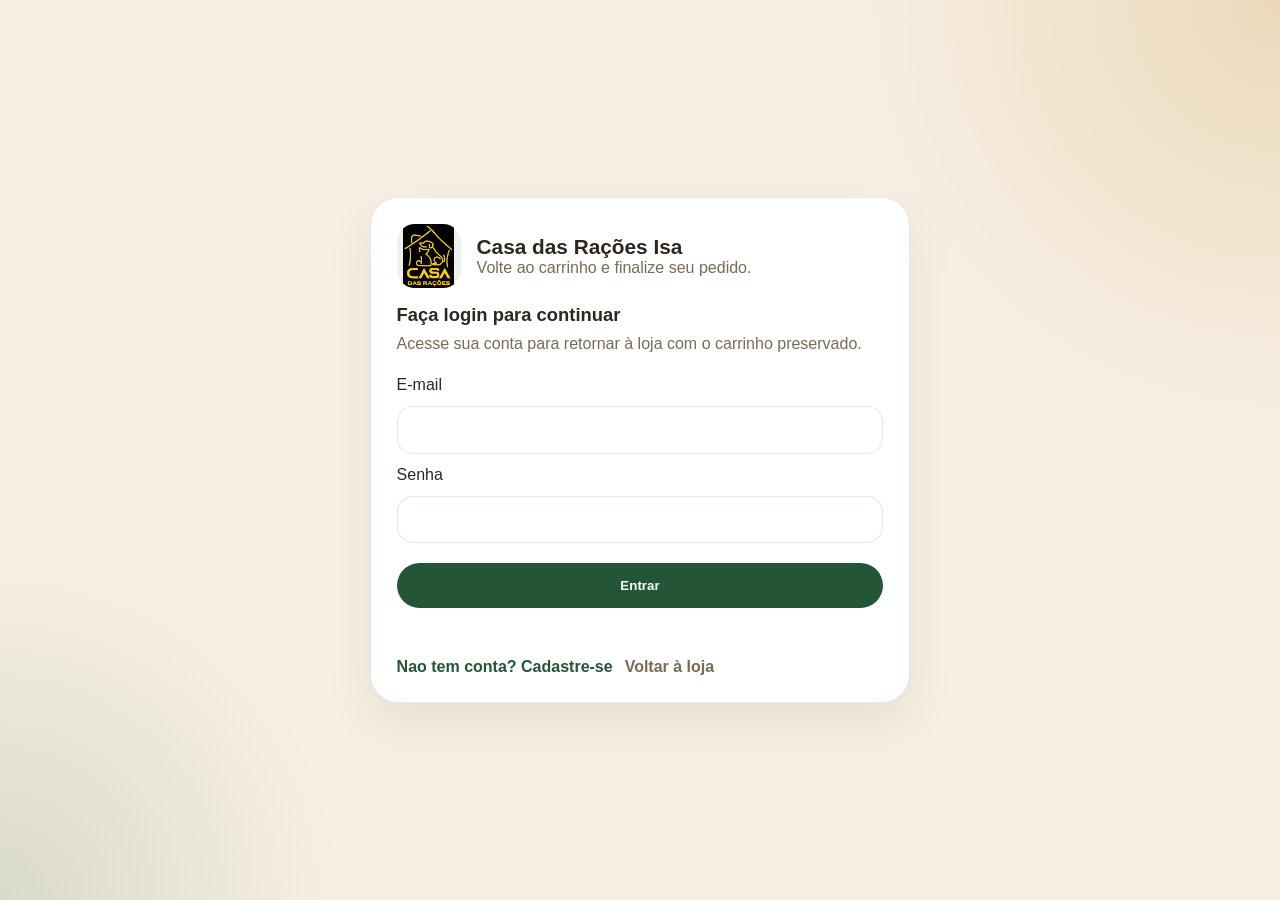
<file: index.html>
<!DOCTYPE html>
<html lang="pt-BR">
<head>
  <meta charset="UTF-8" />
  <meta name="viewport" content="width=device-width, initial-scale=1.0" />
  <meta http-equiv="refresh" content="0; url=./cliente_pedidos/" />
  <title>Redirecionando...</title>
</head>
<body>
  <p>Abrindo site de pedidos... <a href="./cliente_pedidos/">clique aqui</a>.</p>
</body>
</html>
</file>
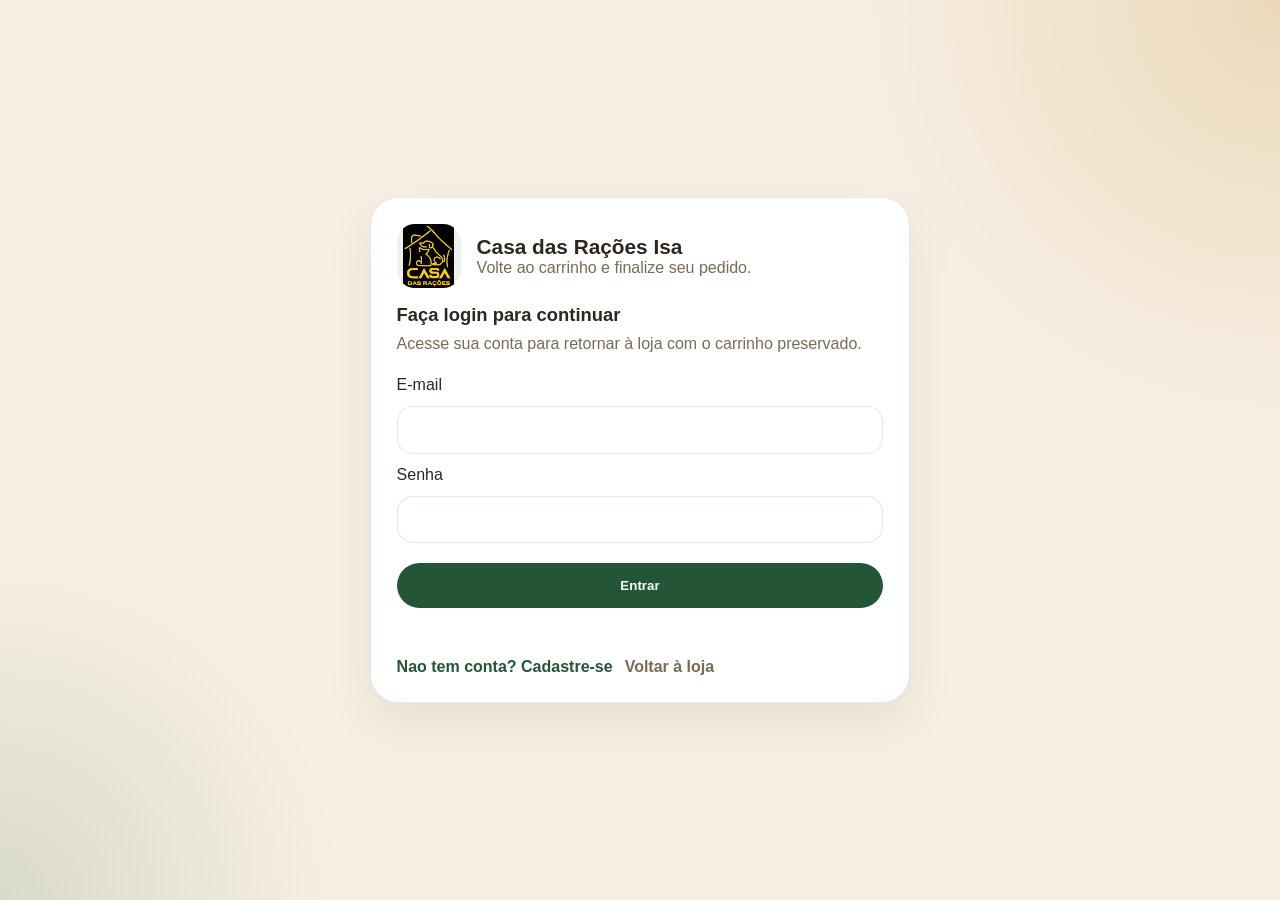
<file: cliente_pedidos/index.html>
<!DOCTYPE html>
<html lang="pt-BR">
<head>
  <meta charset="UTF-8" />
  <meta http-equiv="refresh" content="0; url=./login.html?next=./compra.html" />
  <title>Acessando loja...</title>
</head>
<body>
  <p>Redirecionando para o login... <a href="./login.html?next=./compra.html">clique aqui</a>.</p>
</body>
</html>
</file>
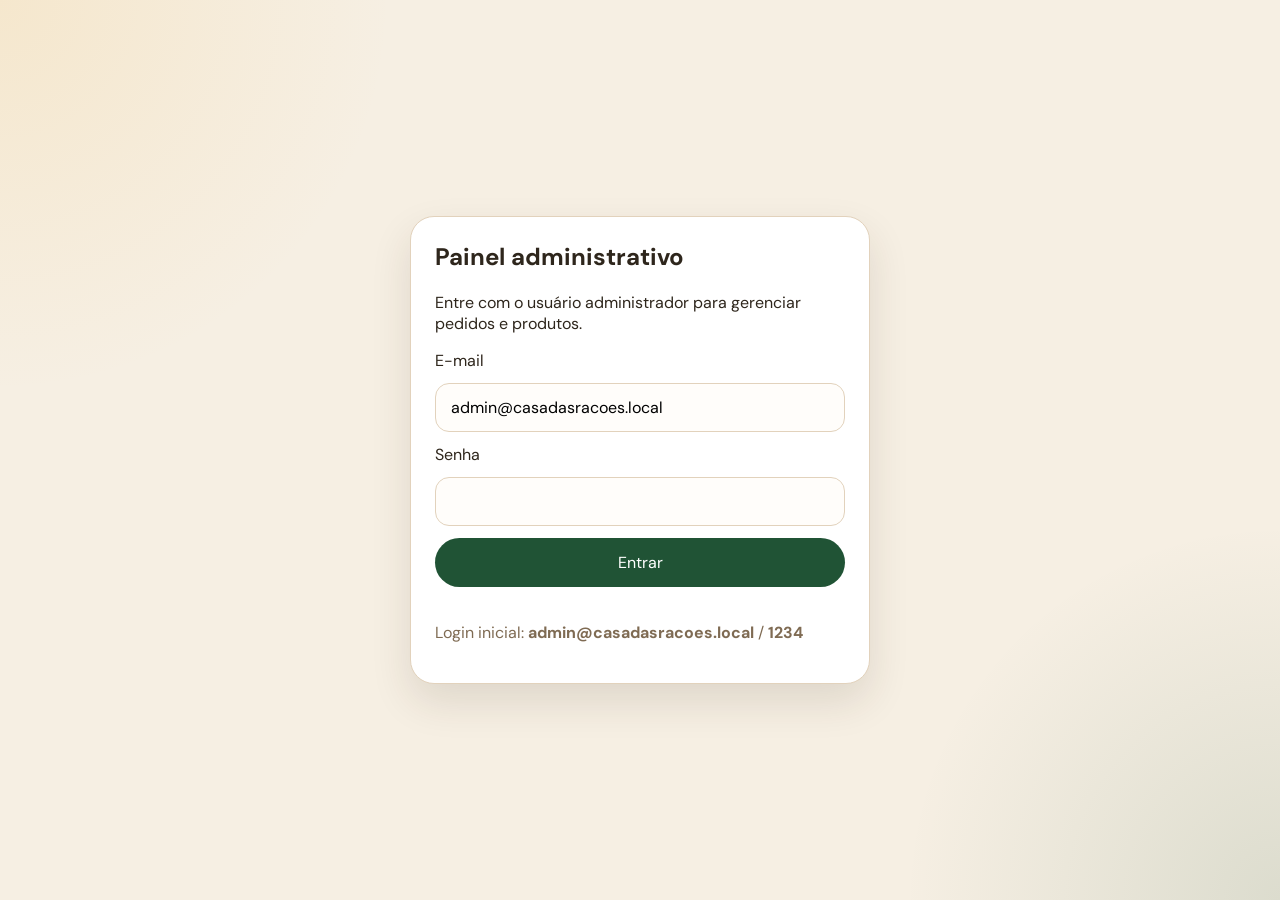
<file: site/index.html>
<!DOCTYPE html>
<html lang="pt-BR">
<head>
  <meta charset="UTF-8" />
  <meta http-equiv="refresh" content="0; url=./login.html" />
  <title>Redirecionando...</title>
</head>
<body>
  <p>Redirecionando para o login do admin... <a href="./login.html">clique aqui</a>.</p>
</body>
</html>
</file>
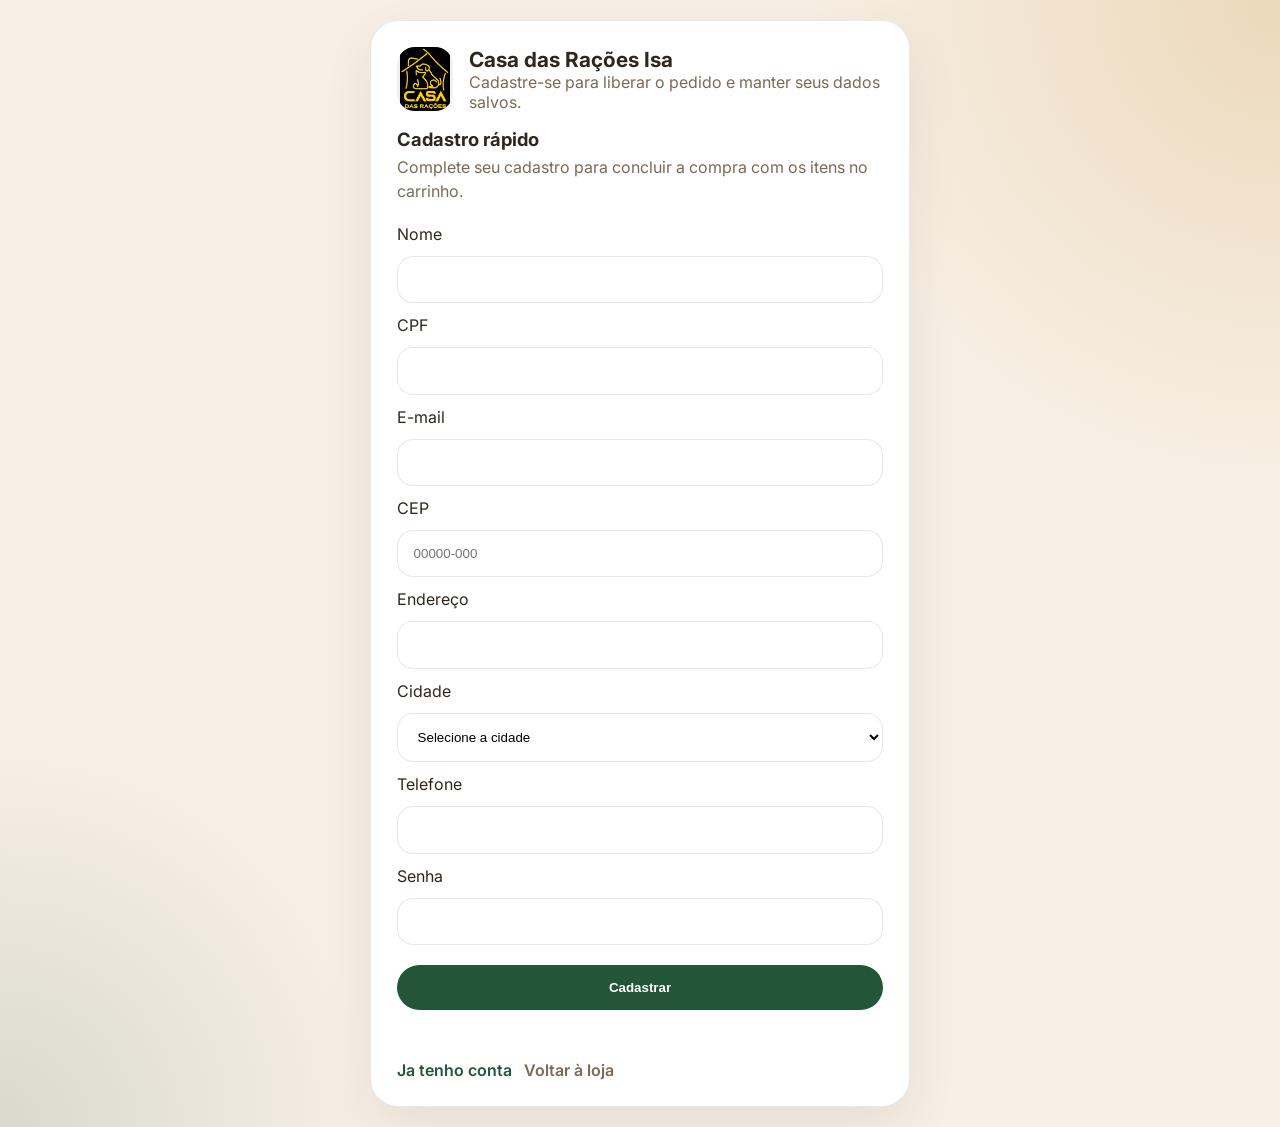
<file: cliente_pedidos/cadastro.html>
<!DOCTYPE html>
<html lang="pt-BR">
<head>
  <meta charset="UTF-8" />
  <meta name="viewport" content="width=device-width, initial-scale=1.0" />
  <title>Cadastro | Casa das Rações Isa</title>
  <link rel="preconnect" href="https://fonts.googleapis.com" />
  <link rel="preconnect" href="https://fonts.gstatic.com" crossorigin />
  <link href="https://fonts.googleapis.com/css2?family=Inter:wght@400;500;600;700&display=swap" rel="stylesheet" />
  <link rel="stylesheet" href="./auth.css" />
</head>
<body>
  <main class="auth-page">
    <section class="auth-card">
      <div class="brand">
        <img src="logo-casa-racao.png" alt="Casa das Rações Isa" />
        <div>
          <h1>Casa das Rações Isa</h1>
          <p>Cadastre-se para liberar o pedido e manter seus dados salvos.</p>
        </div>
      </div>

      <div class="auth-intro">
        <h2>Cadastro rápido</h2>
        <p id="registerNotice">Complete seu cadastro para concluir a compra com segurança.</p>
      </div>

      <form id="registerForm" class="auth-form">
        <label for="name">Nome</label>
        <input id="name" type="text" required />
        <label for="cpf">CPF</label>
        <input id="cpf" type="text" required />
        <label for="email">E-mail</label>
        <input id="email" type="email" required />
        <label for="cep">CEP</label>
        <input id="cep" type="text" inputmode="numeric" maxlength="9" placeholder="00000-000" required />
        <label for="address">Endereço</label>
        <input id="address" type="text" required />
        <label for="city">Cidade</label>
        <select id="city" required>
          <option value="">Selecione a cidade</option>
        </select>
        <div id="neighborhoodWrap" class="hidden">
          <label for="neighborhood">Bairro</label>
          <select id="neighborhood" aria-required="false">
            <option value="">Selecione o bairro</option>
          </select>
        </div>
        <label for="phone">Telefone</label>
        <input id="phone" type="text" required />
        <label for="password">Senha</label>
        <input id="password" type="password" required />
        <button type="submit">Cadastrar</button>
      </form>

      <p id="feedback" class="feedback" aria-live="polite"></p>

      <nav class="auth-nav">
        <a href="./login.html">Ja tenho conta</a>
        <a class="secondary" href="./compra.html">Voltar à loja</a>
      </nav>
    </section>
  </main>

  <script src="./cadastro.js"></script>
</body>
</html>
</file>
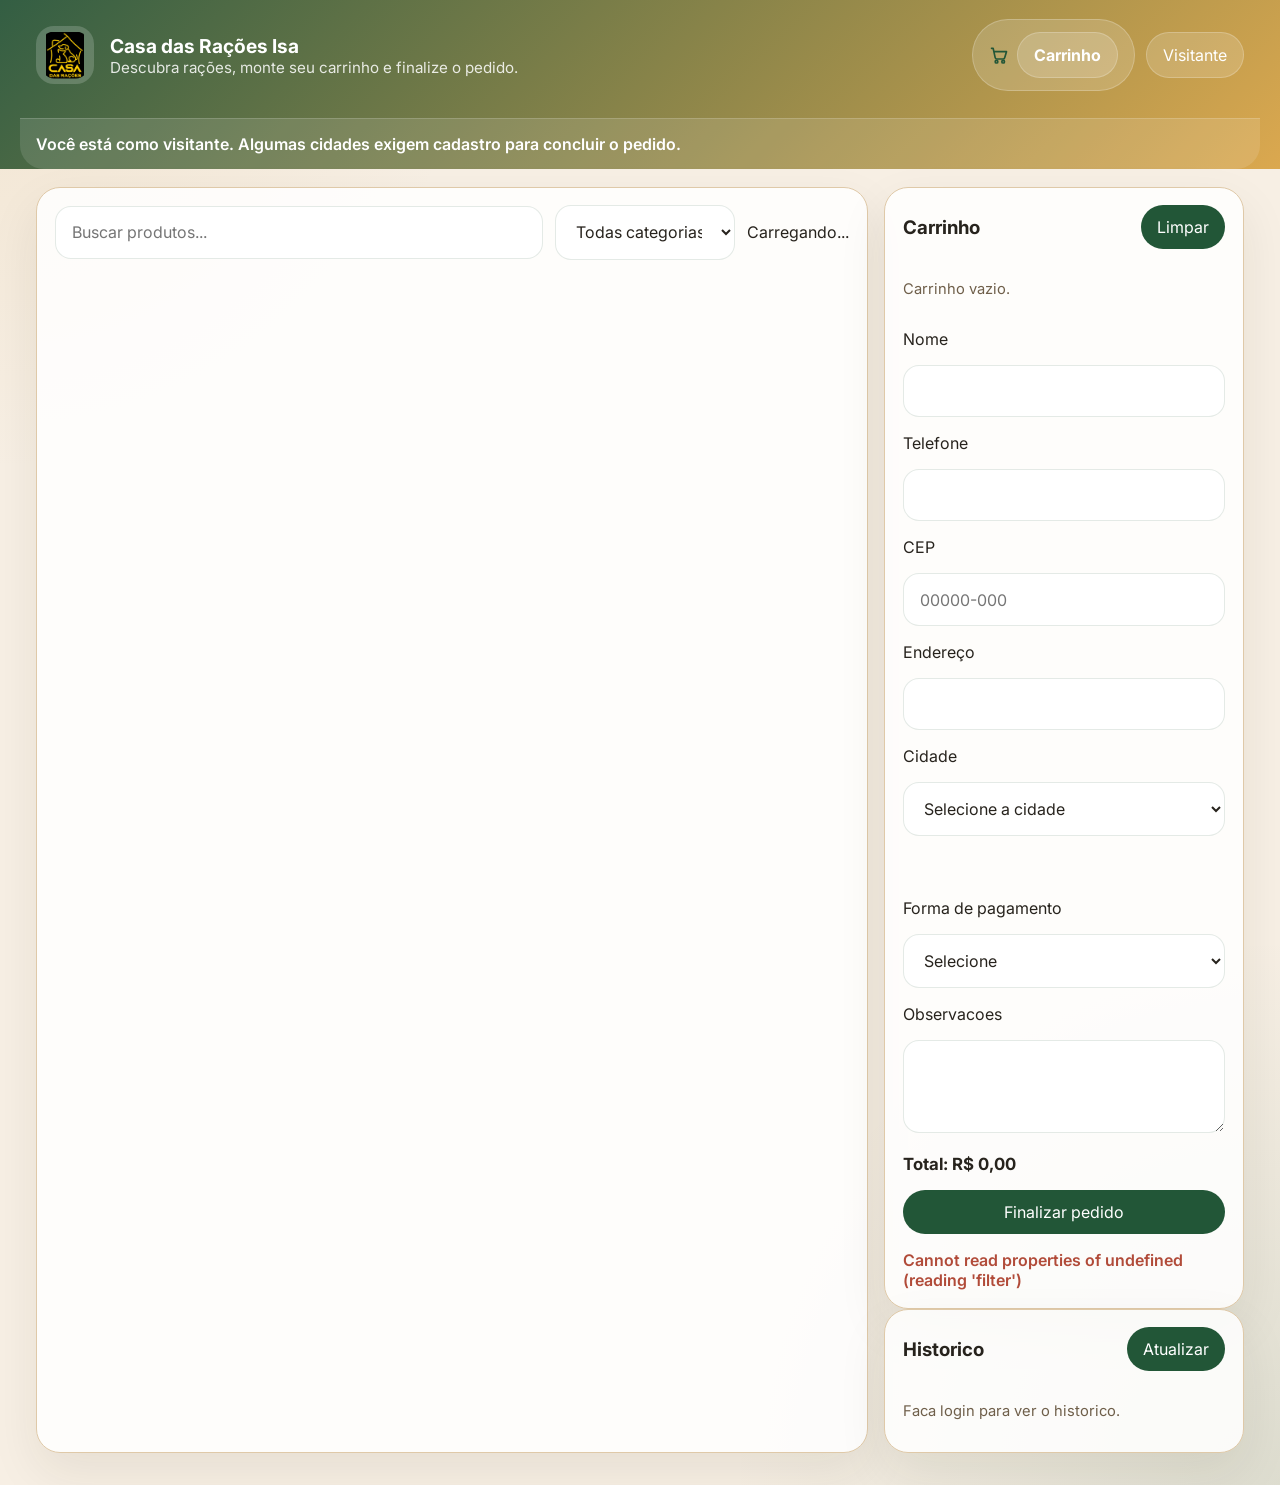
<file: cliente_pedidos/compra.html>
<!DOCTYPE html>
<html lang="pt-BR">
<head>
  <meta charset="UTF-8" />
  <meta name="viewport" content="width=device-width, initial-scale=1.0" />
  <title>Compras | Casa das Rações Isa</title>
  <link rel="preconnect" href="https://fonts.googleapis.com" />
  <link rel="preconnect" href="https://fonts.gstatic.com" crossorigin />
  <link href="https://fonts.googleapis.com/css2?family=Inter:wght@400;500;600;700&display=swap" rel="stylesheet" />
  <link rel="stylesheet" href="./compra.css" />
</head>
<body>
  <header class="header">
    <div class="header-inner">
      <div class="brand">
        <img src="logo-casa-racao.png" alt="Casa das Rações Isa" />
        <div>
          <h1>Casa das Rações Isa</h1>
          <p>Descubra rações, monte seu carrinho e finalize o pedido.</p>
        </div>
      </div>
      <div class="header-actions">
        <button id="cartShortcutBtn" type="button" class="cart-shortcut" aria-label="Ir para o carrinho">
          <svg viewBox="0 0 24 24" width="20" height="20" fill="none" stroke="currentColor" stroke-width="2" stroke-linecap="round" stroke-linejoin="round" aria-hidden="true">
            <circle cx="9" cy="20" r="1.6"></circle>
            <circle cx="17" cy="20" r="1.6"></circle>
            <path d="M3 4h2l2.4 11.2a2 2 0 0 0 2 1.6h7.4a2 2 0 0 0 2-1.5L21 8H6"></path>
          </svg>
          <span class="cart-shortcut-label">Carrinho</span>
          <span id="cartShortcutCount" class="cart-shortcut-count hidden">0</span>
        </button>
        <span id="userBox">Visitante</span>
        <button id="logoutBtn" class="hidden" type="button">Sair</button>
      </div>
    </div>
    <div class="header-banner hidden" id="authNotice">
      Você está navegando como visitante. Faça login para finalizar o pedido.
    </div>
  </header>

  <main class="layout">
    <section class="catalog">
      <div class="toolbar">
        <input id="search" type="search" placeholder="Buscar produtos..." />
        <select id="categoryFilter">
          <option value="all">Todas categorias</option>
          <option value="cao">Cães</option>
          <option value="gato">Gatos</option>
          <option value="outro">Outros</option>
        </select>
        <span id="productCount">Carregando...</span>
      </div>
      <div id="productGrid" class="product-grid"></div>
    </section>

    <aside class="side">
      <section class="panel" id="cartSection">
        <div class="panel-head">
          <h3>Carrinho</h3>
          <button id="clearCartBtn" type="button">Limpar</button>
        </div>
        <div id="cartItems"></div>
        <label for="customerName">Nome</label>
        <input id="customerName" type="text" />
        <label for="customerPhone">Telefone</label>
        <input id="customerPhone" type="text" />
        <label for="customerCep">CEP</label>
        <input id="customerCep" type="text" inputmode="numeric" maxlength="9" placeholder="00000-000" required />
        <label for="customerAddress">Endereço</label>
        <input id="customerAddress" type="text" />
        <label for="customerCity">Cidade</label>
        <select id="customerCity">
          <option value="">Selecione a cidade</option>
        </select>
        <div id="customerNeighborhoodWrap" class="hidden">
          <label for="customerNeighborhood">Bairro</label>
          <select id="customerNeighborhood">
            <option value="">Selecione o bairro</option>
          </select>
        </div>
        <p id="cityRuleNotice" class="muted"></p>
        <label for="paymentMethod">Forma de pagamento</label>
        <select id="paymentMethod" required>
          <option value="">Selecione</option>
          <option value="pix">PIX</option>
          <option value="cartao">Cartão</option>
          <option value="dinheiro">Dinheiro</option>
        </select>
        <label for="orderNotes">Observacoes</label>
        <textarea id="orderNotes" rows="3"></textarea>
        <div id="cartTotal" class="cart-total">Total: R$ 0,00</div>
        <button id="checkoutBtn" type="button">Finalizar pedido</button>
        <p id="feedback" class="feedback" aria-live="polite"></p>
      </section>

      <section class="panel">
        <div class="panel-head">
          <h3>Historico</h3>
          <button id="refreshOrdersBtn" type="button">Atualizar</button>
        </div>
        <div id="ordersList"></div>
      </section>

      <section class="panel hidden" id="adminPanel">
        <div class="panel-head">
          <h3>Gerenciar produtos</h3>
        </div>
        <form id="adminProductForm" class="admin-form">
          <input id="adminProductId" type="hidden" />
          <label for="adminCodigo">Codigo</label>
          <input id="adminCodigo" type="text" required />
          <label for="adminDescricao">Descricao</label>
          <input id="adminDescricao" type="text" required />
          <label for="adminCusto">Valor</label>
          <input id="adminCusto" type="text" placeholder="0,00" />
          <label for="adminCategoria">Categoria</label>
          <select id="adminCategoria">
            <option value="cao">Cães</option>
            <option value="gato">Gatos</option>
            <option value="outro">Outros</option>
          </select>
          <label for="adminImageUrl">Foto (URL)</label>
          <input id="adminImageUrl" type="url" placeholder="https://..." />
          <label for="adminImageFile">Ou enviar foto do computador</label>
          <input id="adminImageFile" type="file" accept="image/*" />
          <label class="admin-checkbox">
            <input id="adminAtivo" type="checkbox" checked />
            Produto ativo
          </label>
          <div class="admin-actions">
            <button type="submit">Salvar</button>
            <button id="adminNewBtn" type="button">Novo</button>
            <button id="adminDeleteBtn" type="button" class="danger">Remover</button>
          </div>
        </form>
        <p id="adminFeedback" class="feedback" aria-live="polite"></p>
      </section>
    </aside>
  </main>

  <script src="./compra.js"></script>
</body>
</html>
</file>
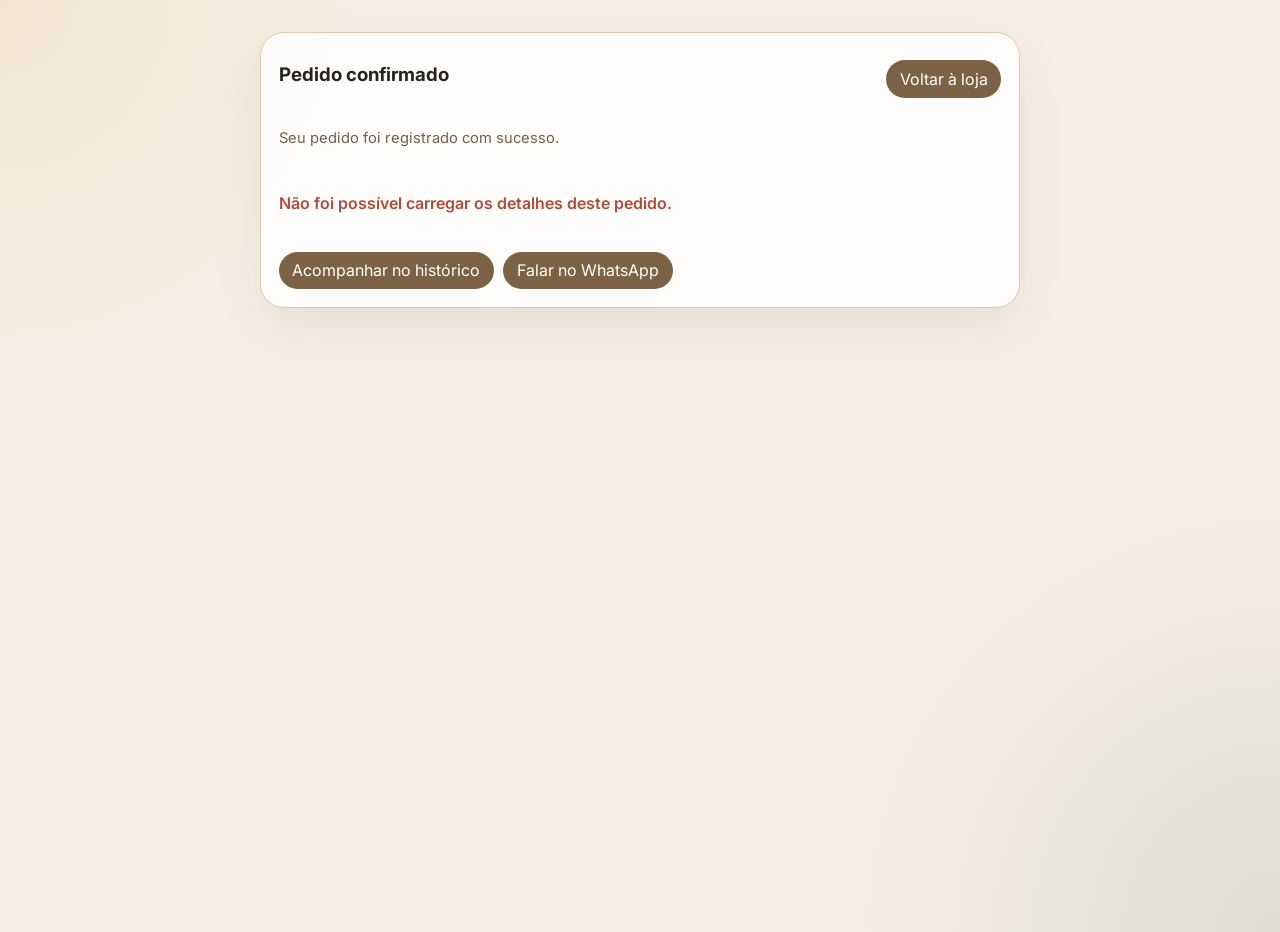
<file: cliente_pedidos/confirmacao.html>
<!DOCTYPE html>
<html lang="pt-BR">
<head>
  <meta charset="UTF-8" />
  <meta name="viewport" content="width=device-width, initial-scale=1.0" />
  <title>Pedido confirmado | Casa das Rações Isa</title>
  <link rel="preconnect" href="https://fonts.googleapis.com" />
  <link rel="preconnect" href="https://fonts.gstatic.com" crossorigin />
  <link href="https://fonts.googleapis.com/css2?family=Inter:wght@400;500;600;700&display=swap" rel="stylesheet" />
  <link rel="stylesheet" href="./compra.css" />
</head>
<body>
  <main class="layout" style="grid-template-columns: minmax(0, 760px); justify-content:center; margin-top: 2rem;">
    <section class="panel">
      <div class="panel-head">
        <h3>Pedido confirmado</h3>
        <a class="details-btn" href="./compra.html" style="text-decoration:none; display:inline-block;">Voltar à loja</a>
      </div>
      <p class="muted">Seu pedido foi registrado com sucesso.</p>
      <div id="orderProgress"></div>
      <div id="orderSummary"></div>
      <div class="confirm-actions">
        <a id="historyBtn" class="details-btn" href="./compra.html#orders" style="text-decoration:none; display:inline-block;">Acompanhar no histórico</a>
        <a id="whatsBtn" class="details-btn" href="#" target="_blank" rel="noopener noreferrer" style="text-decoration:none; display:inline-block;">Falar no WhatsApp</a>
      </div>
    </section>
  </main>
  <script src="./confirmacao.js"></script>
</body>
</html>
</file>
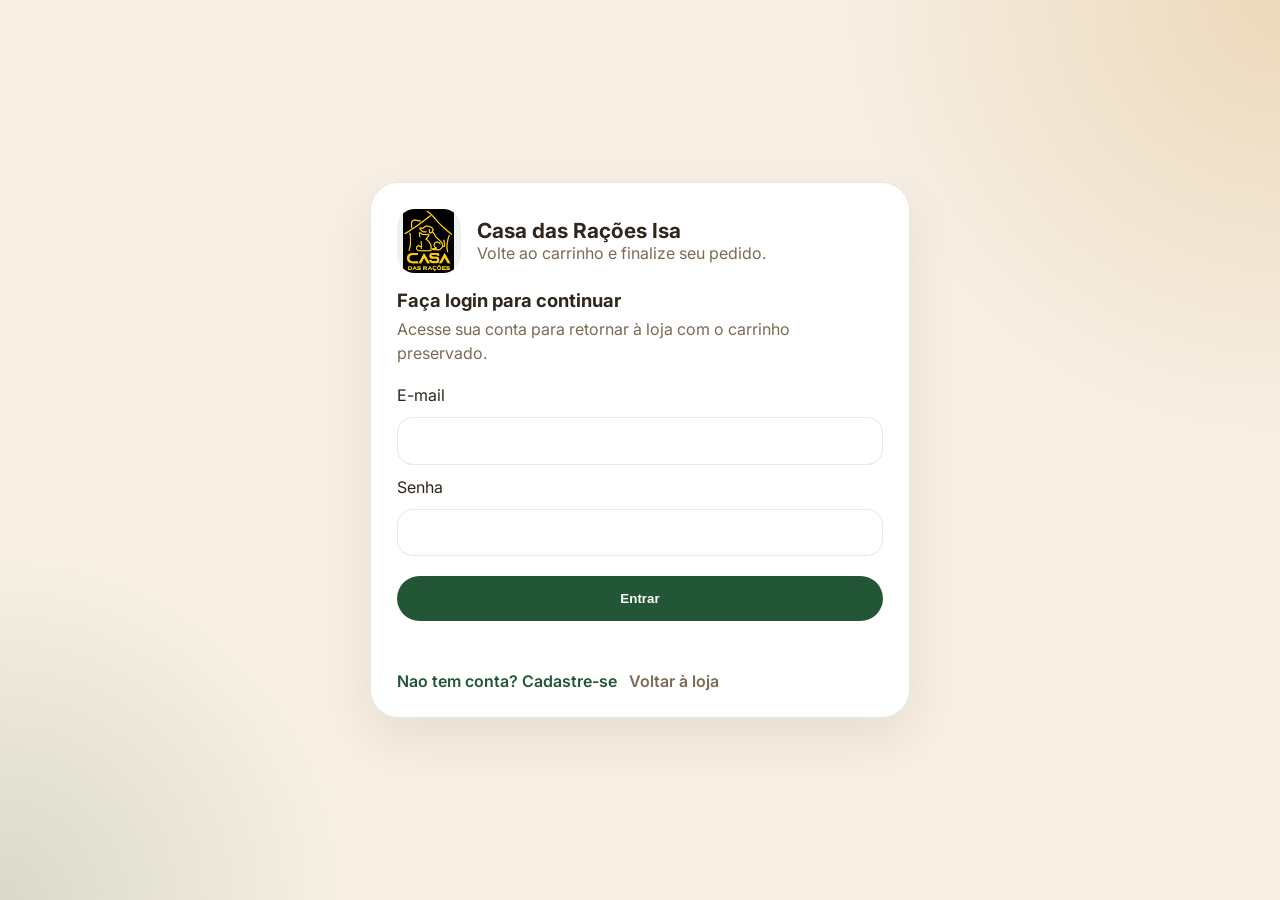
<file: cliente_pedidos/login.html>
<!DOCTYPE html>
<html lang="pt-BR">
<head>
  <meta charset="UTF-8" />
  <meta name="viewport" content="width=device-width, initial-scale=1.0" />
  <title>Login | Casa das Rações Isa</title>
  <link rel="preconnect" href="https://fonts.googleapis.com" />
  <link rel="preconnect" href="https://fonts.gstatic.com" crossorigin />
  <link href="https://fonts.googleapis.com/css2?family=Inter:wght@400;500;600;700&display=swap" rel="stylesheet" />
  <link rel="stylesheet" href="./auth.css" />
</head>
<body>
  <main class="auth-page">
    <section class="auth-card">
      <div class="brand">
        <img src="logo-casa-racao.png" alt="Casa das Rações Isa" />
        <div>
          <h1>Casa das Rações Isa</h1>
          <p>Volte ao carrinho e finalize seu pedido.</p>
        </div>
      </div>

      <div class="auth-intro">
        <h2>Faça login para continuar</h2>
        <p id="loginNotice">Acesse sua conta para retornar à loja com o carrinho preservado.</p>
      </div>

      <form id="loginForm" class="auth-form">
        <label for="email">E-mail</label>
        <input id="email" type="email" required />
        <label for="password">Senha</label>
        <input id="password" type="password" required />
        <button type="submit">Entrar</button>
      </form>

      <p id="feedback" class="feedback" aria-live="polite"></p>

      <nav class="auth-nav">
        <a href="./cadastro.html">Nao tem conta? Cadastre-se</a>
        <a class="secondary" href="./compra.html">Voltar à loja</a>
      </nav>
    </section>
  </main>

  <script src="./login.js"></script>
</body>
</html>
</file>
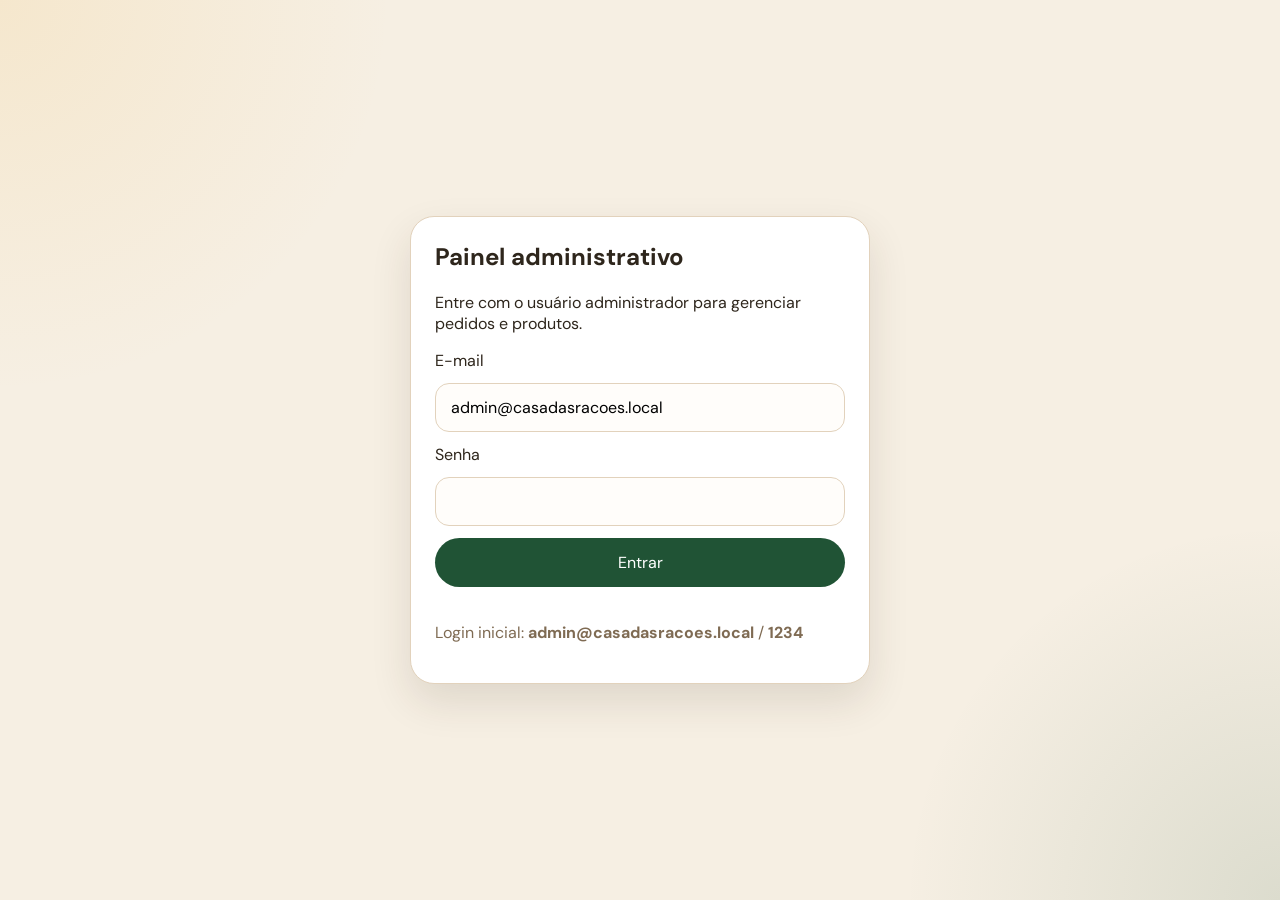
<file: site/login.html>
<!DOCTYPE html>
<html lang="pt-BR">
<head>
  <meta charset="UTF-8" />
  <meta name="viewport" content="width=device-width, initial-scale=1" />
  <title>Login Admin | Casa das Rações Isa</title>
  <link rel="stylesheet" href="styles.css" />
  <link rel="preconnect" href="https://fonts.googleapis.com" />
  <link rel="preconnect" href="https://fonts.gstatic.com" crossorigin />
  <link href="https://fonts.googleapis.com/css2?family=DM+Sans:wght@400;500;700&display=swap" rel="stylesheet" />
</head>
<body>
  <section class="login-screen">
    <div class="login-card">
      <h1>Painel administrativo</h1>
      <p>Entre com o usuário administrador para gerenciar pedidos e produtos.</p>
      <form id="loginForm" class="login-form">
        <label for="email">E-mail</label>
        <input id="email" type="email" value="admin@casadasracoes.local" required />
        <label for="password">Senha</label>
        <input id="password" type="password" required />
        <button type="submit">Entrar</button>
      </form>
      <p id="loginFeedback" class="feedback" aria-live="polite"></p>
      <p class="hint">Login inicial: <strong>admin@casadasracoes.local</strong> / <strong>1234</strong></p>
    </div>
  </section>
  <script src="login.js"></script>
</body>
</html>
</file>
<file: cliente_pedidos/auth.css>
:root {
  --bg: #f7efe4;
  --surface: #fff;
  --border: #dfc9a8;
  --text: #2f271d;
  --muted: #7b6a54;
  --brand: #225637;
  --brand-soft: #4d7d5a;
  --danger: #b14b39;
  --shadow: 0 20px 50px rgba(42, 32, 19, 0.08);
}

* { box-sizing: border-box; }
html { scroll-behavior: smooth; }
body {
  margin: 0;
  min-height: 100vh;
  font-family: "Inter", sans-serif;
  color: var(--text);
  background: radial-gradient(circle at top right, rgba(196, 138, 39, 0.22), transparent 28%), radial-gradient(circle at bottom left, rgba(34, 86, 55, 0.14), transparent 22%), #f7efe4;
}

.auth-page {
  min-height: 100vh;
  display: grid;
  place-items: center;
  padding: 1.25rem;
}

.auth-card {
  width: min(100%, 540px);
  background: var(--surface);
  border: 1px solid rgba(34, 86, 55, 0.12);
  border-radius: 28px;
  padding: 1.6rem;
  box-shadow: var(--shadow);
}

.brand { display: flex; gap: 1rem; align-items: center; margin-bottom: 1rem; }
.brand img { width: 64px; height: 64px; border-radius: 18px; object-fit: contain; background: rgba(34, 86, 55, 0.08); }
.brand h1 { margin: 0; font-size: 1.3rem; }
.brand p { margin: 0; color: var(--muted); }

.auth-intro { margin-bottom: 1.3rem; }
.auth-intro h2 { margin: 0 0 0.35rem; font-size: 1.15rem; }
.auth-intro p { margin: 0; color: var(--muted); line-height: 1.5; }

.auth-form { display: grid; gap: 0.75rem; }
.auth-form input,
.auth-form select {
  width: 100%;
  border: 1px solid rgba(34, 86, 55, 0.12);
  border-radius: 16px;
  padding: 0.95rem 1rem;
  background: #fff;
}

.auth-form button {
  margin-top: 0.5rem;
  border: 0;
  border-radius: 999px;
  background: var(--brand);
  color: #fff;
  padding: 0.95rem 1rem;
  cursor: pointer;
  font-weight: 600;
}

.feedback { min-height: 1.2rem; margin: 0.9rem 0 0; font-weight: 600; color: var(--brand); }
.feedback.error { color: var(--danger); }

.auth-nav { display: flex; flex-wrap: wrap; gap: 0.75rem; margin-top: 1rem; }
.auth-nav a { color: var(--brand); text-decoration: none; font-weight: 600; }
.auth-nav a.secondary { color: var(--muted); }

.hidden { display: none !important; }

@media (max-width: 680px) {
  .auth-card { width: 100%; padding: 1.25rem; }
}
</file>
<file: cliente_pedidos/compra.css>
:root {
  --bg: #f7efe4;
  --surface: #ffffffdd;
  --surface-alt: #fff8ef;
  --border: #dfc9a8;
  --text: #27231d;
  --muted: #6f5f4a;
  --brand: #225637;
  --brand-soft: #467253;
  --danger: #b14b39;
  --shadow: 0 20px 50px rgba(42, 32, 19, 0.08);
}

* { box-sizing: border-box; }
html { scroll-behavior: smooth; }
body { margin: 0; min-height: 100vh; font-family: "Inter", sans-serif; color: var(--text); background: radial-gradient(circle at top left, rgba(210, 165, 91, 0.14), transparent 24%), radial-gradient(circle at bottom right, rgba(34, 86, 55, 0.12), transparent 28%), #f7efe4; }

.header { background: linear-gradient(135deg, #335e43, #dba84f); color: #fff; }
.header-inner { max-width: 1240px; margin: 0 auto; padding: 1.2rem 1rem 0.85rem; display: flex; justify-content: space-between; gap: 1rem; align-items: center; }
.brand { display: flex; gap: 1rem; align-items: center; }
.brand img { width: 58px; height: 58px; border-radius: 18px; object-fit: contain; background: rgba(255,255,255,0.18); padding: 0.35rem; }
.brand h1 { margin: 0; font-size: 1.2rem; }
.brand p { margin: 0; color: rgba(255,255,255,0.85); font-size: 0.95rem; }

.header-actions { display: flex; flex-wrap: wrap; gap: 0.7rem; align-items: center; }
.header-actions span,
.header-actions a,
.header-actions button {
  background: rgba(255,255,255,0.16);
  color: #fff;
  border: 1px solid rgba(255,255,255,0.22);
  border-radius: 999px;
  padding: 0.75rem 1rem;
  text-decoration: none;
}
.header-actions button { cursor: pointer; }

.cart-shortcut {
  display: inline-flex;
  align-items: center;
  gap: 0.5rem;
  position: relative;
  background: #fff;
  color: var(--brand);
  border: 1px solid rgba(255,255,255,0.6);
  font-weight: 700;
  transition: transform 0.15s ease, box-shadow 0.15s ease;
}
.cart-shortcut:hover { transform: translateY(-1px); box-shadow: 0 8px 18px rgba(0,0,0,0.15); }
.cart-shortcut svg { stroke: var(--brand); }
.cart-shortcut-count {
  background: var(--danger);
  color: #fff;
  border-radius: 999px;
  font-size: 0.75rem;
  font-weight: 700;
  padding: 0.1rem 0.45rem;
  min-width: 1.4rem;
  text-align: center;
}

.header-banner {
  max-width: 1240px;
  margin: 0.8rem auto 0;
  padding: 0.95rem 1rem;
  background: rgba(255,255,255,0.12);
  border-top: 1px solid rgba(255,255,255,0.16);
  color: #fff;
  font-weight: 600;
  border-radius: 0 0 24px 24px;
}

.layout { max-width: 1240px; margin: 1.1rem auto 2rem; padding: 0 1rem; display: grid; grid-template-columns: minmax(0,1fr) 360px; gap: 1rem; }
.catalog, .panel { background: var(--surface); border: 1px solid var(--border); border-radius: 24px; padding: 1.1rem; box-shadow: var(--shadow); }
.toolbar { display: grid; grid-template-columns: minmax(0,1fr) 180px auto; gap: 0.75rem; margin-bottom: 1rem; align-items: center; }

input, select, textarea, button { font: inherit; }
input, select, textarea {
  width: 100%;
  border: 1px solid rgba(34, 86, 55, 0.12);
  border-radius: 16px;
  padding: 0.95rem 1rem;
  color: var(--text);
  background: #fff;
}

input:focus, select:focus, textarea:focus {
  outline: none;
  border-color: var(--brand);
  box-shadow: 0 0 0 4px rgba(34, 86, 55, 0.08);
}

.product-grid { display: grid; grid-template-columns: repeat(auto-fit,minmax(220px,1fr)); gap: 1rem; }
.product-card { border: 1px solid rgba(34, 86, 55, 0.12); border-radius: 24px; overflow: hidden; background: linear-gradient(180deg, #ffffff, #fff8f0); display: flex; flex-direction: column; justify-content: space-between; box-shadow: 0 12px 30px rgba(33, 68, 44, 0.06); }
.product-card img { width: 100%; height: 180px; object-fit: cover; display: block; }
.product-info { padding: 1rem; display: grid; gap: 0.45rem; }
.product-info strong { font-size: 1rem; }
.product-info .muted { color: var(--muted); font-size: 0.9rem; }
.product-info span:last-of-type { font-weight: 700; }
.product-info button { border: 0; border-radius: 999px; padding: 0.85rem; background: var(--brand); color: #fff; cursor: pointer; transition: transform 0.2s ease, background 0.2s ease; }
.product-info button:hover { transform: translateY(-1px); background: var(--brand-soft); }
.product-actions { display: grid; grid-template-columns: 1fr 1fr; gap: 0.5rem; }
.product-actions button { padding: 0.7rem; }
.product-actions button.danger { background: var(--danger); }
.admin-tag { color: var(--brand); font-weight: 600; font-size: 0.85rem; }

.panel { display: grid; gap: 1rem; }
.panel-head { display: flex; justify-content: space-between; align-items: center; gap: 0.7rem; }
.panel-head h3 { margin: 0; }
.panel-head button,
#checkoutBtn { border: 0; border-radius: 999px; padding: 0.75rem 1rem; background: var(--brand); color: #fff; cursor: pointer; transition: background 0.2s ease; }
#checkoutBtn:disabled { opacity: 0.65; cursor: not-allowed; }
#cartItems, #ordersList { display: grid; gap: 0.75rem; }
.cart-line, .order-card { border: 1px solid rgba(34, 86, 55, 0.08); border-radius: 18px; background: #fff; padding: 0.95rem; }
.cart-line strong, .order-card strong { display: block; margin-bottom: 0.4rem; }
.cart-total { font-size: 1.05rem; font-weight: 700; margin-top: 0.35rem; }
.feedback { min-height: 1.2rem; color: var(--brand); font-weight: 600; margin: 0; }
.feedback.error { color: var(--danger); }
.muted { color: var(--muted); font-size: 0.92rem; }
.order-head { display: flex; justify-content: space-between; align-items: center; gap: 0.6rem; }
.status-chip { border-radius: 999px; padding: 0.25rem 0.65rem; font-size: 0.78rem; font-weight: 700; }
.status-novo { background: #f8e9b8; color: #7a5b06; }
.status-em_preparo { background: #dbe7ff; color: #254d8d; }
.status-enviado { background: #d8f0ff; color: #0e5878; }
.status-concluido { background: #dff4df; color: #1e6a2b; }
.status-cancelado { background: #f7dada; color: #8a2525; }
.details-btn { margin-top: 0.6rem; border: 0; border-radius: 999px; background: #7c6245; color: #fff; padding: 0.55rem 0.85rem; cursor: pointer; }
.order-details { margin-top: 0.6rem; display: grid; gap: 0.4rem; }
.highlight-order { outline: 3px solid rgba(34, 86, 55, 0.26); box-shadow: 0 0 0 6px rgba(34, 86, 55, 0.10); }
.confirm-actions { display: flex; gap: 0.6rem; flex-wrap: wrap; margin-top: 0.8rem; }
.progress-track { display: grid; grid-template-columns: repeat(4, minmax(0, 1fr)); gap: 0.45rem; margin: 0.4rem 0 0.9rem; }
.progress-step { border-radius: 12px; border: 1px solid rgba(34, 86, 55, 0.14); padding: 0.5rem; text-align: center; font-size: 0.82rem; background: #fff; color: var(--muted); }
.progress-step.active { background: #e8f3ea; color: #1e6a2b; border-color: #7fbe89; font-weight: 700; }

.admin-form { display: grid; gap: 0.55rem; }
.admin-checkbox { display: flex; align-items: center; gap: 0.5rem; font-size: 0.95rem; }
.admin-checkbox input { width: auto; }
.admin-actions { display: grid; grid-template-columns: repeat(3, minmax(0, 1fr)); gap: 0.5rem; }
.admin-actions button { border: 0; border-radius: 999px; padding: 0.72rem 0.8rem; background: var(--brand); color: #fff; cursor: pointer; }
.admin-actions button.danger { background: var(--danger); }

.hidden { display: none !important; }

@media (max-width: 980px) {
  .layout { grid-template-columns: 1fr; }
}
@media (max-width: 760px) {
  .header-inner { flex-direction: column; align-items: stretch; }
  .toolbar { grid-template-columns: 1fr; }
  .header-banner { border-radius: 0 0 18px 18px; }
  .catalog, .panel { padding: 0.9rem; }
}
</file>
<file: site/styles.css>
:root {
  --bg: #f6efe3;
  --surface: #ffffff;
  --surface-soft: #fbf4e8;
  --border: #e2d2bc;
  --text: #2e261c;
  --muted: #7f6b53;
  --accent: #b17a18;
  --brand: #205335;
  --danger: #b44f3a;
  --shadow: 0 18px 40px rgba(56, 40, 22, 0.12);
}

* {
  box-sizing: border-box;
}

body {
  margin: 0;
  min-height: 100vh;
  font-family: "DM Sans", system-ui, sans-serif;
  background: radial-gradient(circle at top left, rgba(240, 183, 72, 0.14), transparent 25%), radial-gradient(circle at bottom right, rgba(32, 83, 53, 0.12), transparent 24%), var(--bg);
  color: var(--text);
}

.hidden {
  display: none;
}

.login-screen {
  min-height: 100vh;
  display: grid;
  place-items: center;
  padding: 1.5rem;
}

.login-card,
.panel,
.list-card {
  background: var(--surface);
  border: 1px solid var(--border);
  border-radius: 24px;
  box-shadow: var(--shadow);
}

.login-card {
  width: min(100%, 460px);
  padding: 1.5rem;
}

.login-card h1,
.login-card p {
  margin-top: 0;
}

.login-form,
.product-form {
  display: grid;
  gap: 0.75rem;
}

input,
select,
textarea,
button {
  font: inherit;
}

input,
select,
textarea {
  width: 100%;
  padding: 0.82rem 0.95rem;
  border: 1px solid var(--border);
  border-radius: 14px;
  background: #fffdfa;
}

button {
  background: var(--brand);
  color: #fff;
  border: none;
  border-radius: 999px;
  padding: 0.85rem 1rem;
  cursor: pointer;
}

.secondary-btn {
  background: #7c6245;
}

.danger-btn {
  background: var(--danger);
}

.feedback {
  min-height: 1.2rem;
  color: var(--brand);
  font-weight: 700;
}

.feedback.error {
  color: var(--danger);
}

.hint,
.muted,
.empty-message {
  color: var(--muted);
}

.header {
  background: linear-gradient(135deg, #285635 0%, #4f7f4a 40%, #d9a548 100%);
  color: #fff;
}

.header-inner,
.main {
  max-width: 1260px;
  margin: 0 auto;
  padding: 1.25rem;
}

.header-inner {
  display: flex;
  justify-content: space-between;
  gap: 1rem;
  align-items: center;
}

.header-actions {
  display: flex;
  align-items: center;
  gap: 0.75rem;
  flex-wrap: wrap;
}

.main {
  display: grid;
  gap: 1rem;
}

.admin-layout {
  grid-template-columns: 260px minmax(0, 1fr);
  align-items: start;
}

.panel {
  padding: 1rem;
}

.nav-panel {
  position: sticky;
  top: 1rem;
  display: grid;
  gap: 0.55rem;
}

.nav-btn {
  width: 100%;
  text-align: left;
  border-radius: 14px;
}

.nav-btn.active {
  background: #2f6642;
}

.section-head,
.inline-actions {
  display: flex;
  justify-content: space-between;
  align-items: center;
  gap: 0.75rem;
  flex-wrap: wrap;
}

.cards-list {
  display: grid;
  gap: 0.85rem;
}

.metric-grid {
  grid-template-columns: repeat(auto-fit, minmax(180px, 1fr));
}

.metric-card strong {
  font-size: 1.3rem;
}

.list-card {
  padding: 1rem;
}

.toolbar {
  margin: 1rem 0;
}

.product-form {
  grid-template-columns: repeat(2, minmax(0, 1fr));
}

.product-form label,
.checkbox-row,
.full-width {
  grid-column: 1 / -1;
}

.checkbox-row {
  display: flex;
  align-items: center;
  gap: 0.5rem;
}

.checkbox-row input {
  width: auto;
}

.image-preview-wrap {
  display: grid;
  gap: 0.5rem;
}

#productImagePreview {
  width: min(100%, 260px);
  aspect-ratio: 1 / 1;
  object-fit: cover;
  border-radius: 14px;
  border: 1px solid var(--border);
  background: #fffdfa;
}

.status {
  border-radius: 999px;
  padding: 0.28rem 0.75rem;
  font-size: 0.78rem;
  font-weight: 700;
}

.status-novo { background: #f8e9b8; color: #7a5b06; }
.status-em_preparo { background: #dbe7ff; color: #254d8d; }
.status-enviado { background: #d8f0ff; color: #0e5878; }
.status-concluido { background: #dff4df; color: #1e6a2b; }
.status-cancelado { background: #f7dada; color: #8a2525; }

ul {
  padding-left: 1.2rem;
}

@media (max-width: 760px) {
  .admin-layout {
    grid-template-columns: 1fr;
  }

  .nav-panel {
    position: static;
  }

  .header-inner,
  .section-head,
  .inline-actions {
    align-items: stretch;
    flex-direction: column;
  }

  .product-form {
    grid-template-columns: 1fr;
  }
}
</file>
